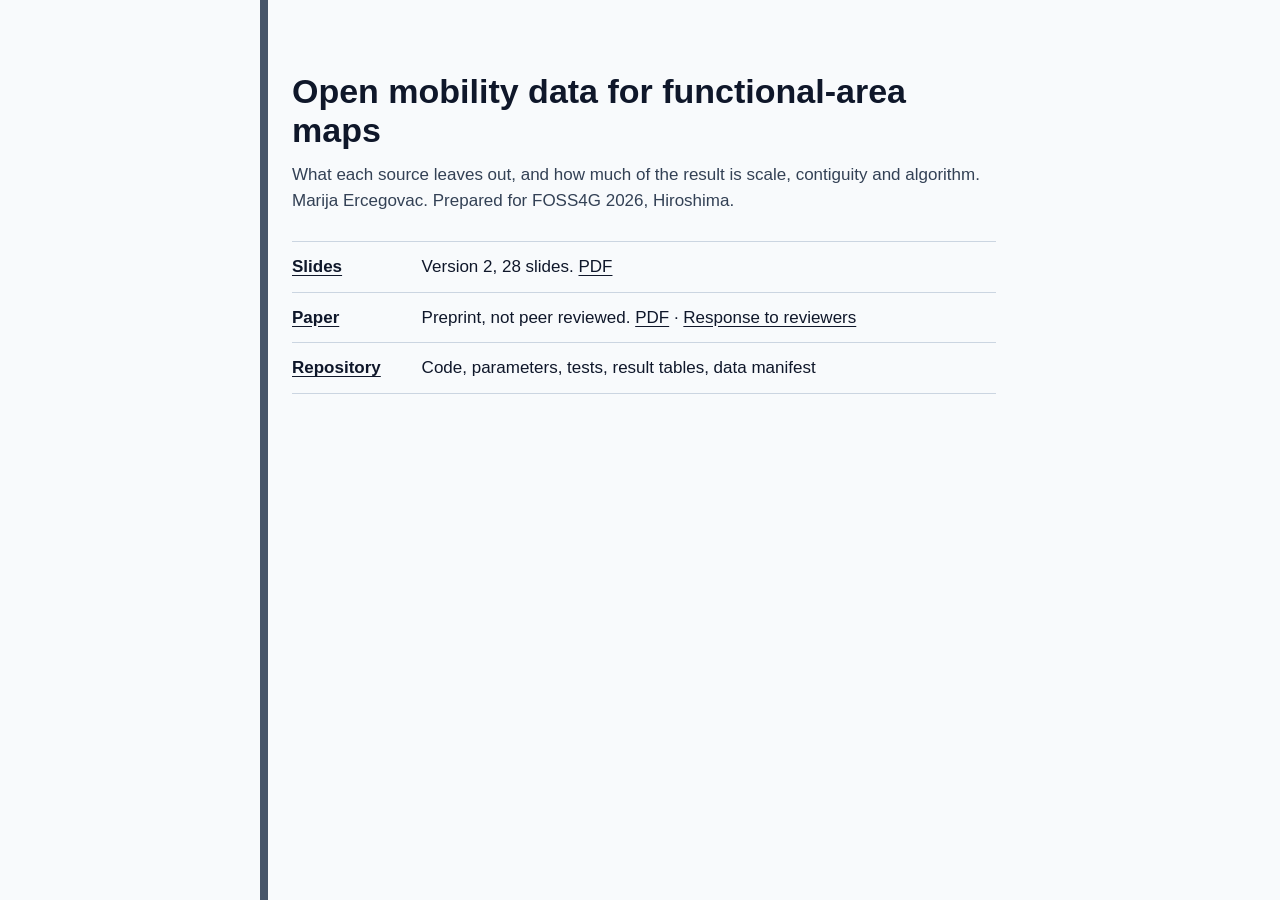
<file: docs/index.html>
<!doctype html>
<html lang="en">
<head>
<meta charset="utf-8">
<meta name="viewport" content="width=device-width, initial-scale=1">
<title>urban-functional-maps</title>
<style>
  body { margin: 0; background: #F8FAFC; color: #0F172A; font: 17px/1.5 Inter, -apple-system, "Helvetica Neue", Arial, sans-serif; }
  main { max-width: 760px; margin: 0 auto; padding: 72px 24px; border-left: 8px solid #475569; min-height: 100vh; box-sizing: border-box; }
  h1 { font-size: 34px; line-height: 1.15; font-weight: 600; margin: 0 0 12px; }
  p { margin: 0 0 18px; color: #334155; }
  table { border-collapse: collapse; width: 100%; margin-top: 28px; }
  td { padding: 12px 12px 12px 0; border-top: 1px solid #CBD5E1; vertical-align: top; }
  tr:last-child td { border-bottom: 1px solid #CBD5E1; }
  a { color: #0F172A; text-underline-offset: 3px; }
  td:first-child { font-weight: 600; white-space: nowrap; }
</style>
</head>
<body>
<main>
  <h1>Open mobility data for functional-area maps</h1>
  <p>What each source leaves out, and how much of the result is scale, contiguity and algorithm. Marija Ercegovac. Prepared for FOSS4G 2026, Hiroshima.</p>
  <table>
    <tr><td><a href="slides/">Slides</a></td><td>Version 2, 28 slides. <a href="slides/slides.pdf">PDF</a></td></tr>
    <tr><td><a href="paper/">Paper</a></td><td>Preprint, not peer reviewed. <a href="paper/paper.pdf">PDF</a> · <a href="paper/response_to_reviewers.md">Response to reviewers</a></td></tr>
    <tr><td><a href="https://github.com/m-erts/urban-functional-maps">Repository</a></td><td>Code, parameters, tests, result tables, data manifest</td></tr>
  </table>
</main>
</body>
</html>
</file>
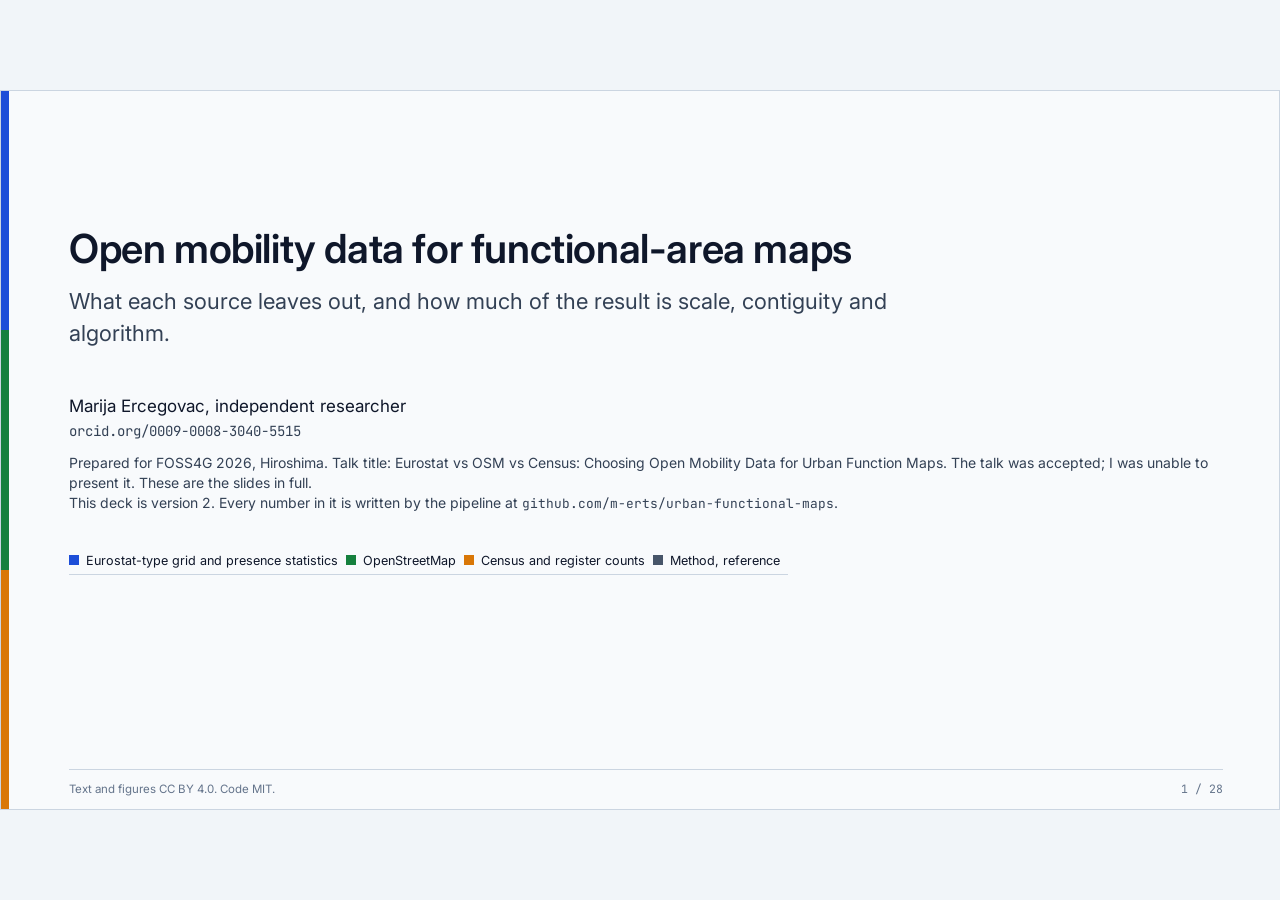
<file: docs/slides/index.html>
<!doctype html>
<html lang="en">
<head>
<meta charset="utf-8">
<meta name="viewport" content="width=device-width, initial-scale=1">
<title>Open mobility data for functional-area maps</title>
<meta name="description" content="What each open mobility source leaves out, and how much of a functional-area map is scale, contiguity and algorithm. Prepared for FOSS4G 2026, Hiroshima.">
<meta name="author" content="Marija Ercegovac">
<link rel="preconnect" href="https://fonts.googleapis.com">
<link rel="preconnect" href="https://fonts.gstatic.com" crossorigin>
<link href="https://fonts.googleapis.com/css2?family=Inter:wght@400;500;600&family=JetBrains+Mono:wght@400;500&display=swap" rel="stylesheet">
<style>
/* Swiss Civic Lab, see DESIGN.md. No shadows, no gradients, no rounded corners. 1 px rules. */
:root {
  --canvas: #F8FAFC; --surface: #F1F5F9; --rule: #CBD5E1; --grid: #E2E8F0;
  --ink: #0F172A; --ink-2: #334155; --muted: #64748B;
  --eurostat: #1D4ED8; --osm: #15803D; --census: #D97706; --reference: #475569; --artefact: #B91C1C;
  --eurostat-tint: #DBEAFE; --osm-tint: #DCFCE7; --census-tint: #FEF3C7; --census-mid: #FDE68A;
  --sans: "Inter", -apple-system, "Helvetica Neue", Arial, sans-serif;
  --mono: "JetBrains Mono", "IBM Plex Mono", Menlo, monospace;
}
html.dark {
  --canvas: #0F172A; --surface: #1E293B; --rule: #334155; --grid: #1E293B;
  --ink: #F8FAFC; --ink-2: #CBD5E1; --muted: #94A3B8;
  --eurostat: #3B82F6; --osm: #16A34A; --census: #D97706; --reference: #94A3B8; --artefact: #EF4444;
  --eurostat-tint: #172554; --osm-tint: #052E16; --census-tint: #451A03; --census-mid: #92400E;
}
* { box-sizing: border-box; }
html, body { margin: 0; height: 100%; background: var(--surface); color: var(--ink); font-family: var(--sans); }
body { overflow: hidden; }
#stage { position: absolute; left: 50%; top: 50%; width: 1280px; height: 720px; transform-origin: 0 0; }
.slide {
  position: absolute; inset: 0; display: none; background: var(--canvas);
  border: 1px solid var(--rule); padding: 40px 56px 0 68px; font-size: 17px; line-height: 1.45;
}
.slide.on { display: block; }
.slide::before { content: ""; position: absolute; left: 0; top: 0; bottom: 0; width: 8px; background: var(--reference); }
.slide.census::before { background: var(--census); }
.slide.eurostat::before { background: var(--eurostat); }
.slide.osm::before { background: var(--osm); }
.slide.all::before { display: none; }
.rail { position: absolute; left: 0; top: 0; bottom: 0; width: 8px; display: flex; flex-direction: column; }
.rail i { flex: 1; }
.rail .e { background: var(--eurostat); } .rail .o { background: var(--osm); } .rail .c { background: var(--census); }

h1 { font-size: 40px; line-height: 1.12; font-weight: 600; margin: 0 0 14px; letter-spacing: -0.01em; max-width: 1050px; }
h2 { font-size: 29px; line-height: 1.18; font-weight: 600; margin: 0 0 6px; letter-spacing: -0.005em; max-width: 1100px; }
.lede { font-size: 17px; color: var(--ink-2); margin: 0 0 18px; max-width: 1060px; }
p { margin: 0 0 10px; }
ul, ol { margin: 0 0 10px; padding-left: 20px; }
li { margin-bottom: 5px; }
strong { font-weight: 600; }
a { color: inherit; text-decoration: underline; text-decoration-color: var(--rule); text-underline-offset: 3px; }
code, .num { font-family: var(--mono); font-size: 0.92em; }
.small { font-size: 14px; color: var(--ink-2); }
.muted { color: var(--muted); }

.cols { display: grid; gap: 28px; }
.c2 { grid-template-columns: 1fr 1fr; }
.c32 { grid-template-columns: 3fr 2fr; }
.c23 { grid-template-columns: 2fr 3fr; }
.c3 { grid-template-columns: 1fr 1fr 1fr; }
.rule-l { border-left: 1px solid var(--rule); padding-left: 24px; }

table { border-collapse: collapse; width: 100%; font-size: 14.5px; line-height: 1.32; }
th, td { text-align: left; vertical-align: top; padding: 6px 10px 6px 0; border-bottom: 1px solid var(--rule); }
th { font-weight: 600; color: var(--ink-2); border-bottom: 1px solid var(--ink); }
td.n, th.n { text-align: right; font-family: var(--mono); font-size: 13.5px; white-space: nowrap; padding-right: 14px; }
table.dense { font-size: 12.6px; line-height: 1.28; }
table.dense td, table.dense th { padding: 5px 8px 5px 0; }
tr.hl td { background: var(--surface); }

.src { display: inline-block; width: 10px; height: 10px; margin-right: 7px; vertical-align: baseline; }
.src.c { background: var(--census); } .src.e { background: var(--eurostat); } .src.o { background: var(--osm); }
.src.r { background: var(--reference); } .src.x { background: var(--artefact); }
.yes { font-weight: 600; } .no { color: var(--muted); }

figure { margin: 0; }
figure img { display: block; width: 100%; height: auto; border: 1px solid var(--rule); background: #F8FAFC; }
figure.plain img { border: 0; }
figure img.fit { width: auto; max-width: 100%; max-height: 500px; margin: 0 auto; }
html.dark figure img { opacity: 0.94; }

.formula { font-family: var(--mono); font-size: 19px; padding: 12px 16px; border: 1px solid var(--rule); border-left: 3px solid var(--ink); margin: 0 0 14px; background: var(--surface); }
.formula small { display: block; font-family: var(--sans); font-size: 13.5px; color: var(--ink-2); margin-top: 6px; }

/* decomposition bars, drawn in HTML so the numbers are text */
.bars { display: grid; grid-template-columns: 190px 1fr; row-gap: 12px; column-gap: 14px; align-items: center; font-size: 14.5px; }
.bar { display: flex; height: 30px; gap: 2px; }
.bar span { display: flex; align-items: center; justify-content: center; font-family: var(--mono); font-size: 13px; }
.bar .s { background: var(--rule); color: #0F172A; }
.bar .k { background: var(--census-mid); color: #0F172A; }
.bar .p { background: var(--census); color: #fff; }
.bars.tight { row-gap: 7px; grid-template-columns: 330px 1fr; font-size: 13.5px; }
.bars.tight .bar { height: 26px; }
.bar .t { justify-content: flex-start; padding-left: 10px; font-size: 14px; color: var(--ink); flex: 0 0 70px; }
.key { display: flex; gap: 22px; font-size: 13.5px; color: var(--ink-2); margin-top: 12px; }
.key i { display: inline-block; width: 12px; height: 12px; margin-right: 6px; vertical-align: -1px; }

.steps { counter-reset: step; list-style: none; padding: 0; margin: 0; }
.steps li { counter-increment: step; display: grid; grid-template-columns: 96px 1fr; gap: 12px; padding: 9px 0; border-top: 1px solid var(--rule); margin: 0; font-size: 15.5px; }
.steps li:last-child { border-bottom: 1px solid var(--rule); }
.steps li b { font-weight: 600; color: var(--ink-2); }

footer { position: absolute; left: 68px; right: 56px; bottom: 0; height: 40px; border-top: 1px solid var(--rule);
  display: flex; align-items: center; justify-content: space-between; font-size: 11.5px; color: var(--muted); gap: 24px; }
footer .attr { overflow: hidden; white-space: nowrap; text-overflow: ellipsis; }
footer .pg { font-family: var(--mono); white-space: nowrap; }

@media print {
  @page { size: 1280px 720px; margin: 0; }
  html, body { background: #fff; overflow: visible; height: auto; }
  #stage { position: static; transform: none !important; width: 1280px; height: auto; }
  .slide { display: block; position: relative; width: 1280px; height: 720px; break-after: page; border: 0; }
}
</style>
</head>
<body>
<main id="stage">

<!-- 1 -->
<section class="slide all">
  <div class="rail"><i class="e"></i><i class="o"></i><i class="c"></i></div>
  <div style="padding-top:96px">
    <h1>Open mobility data for functional-area maps</h1>
    <p class="lede" style="font-size:22px; max-width:900px">What each source leaves out, and how much of the result is scale, contiguity and algorithm.</p>
    <p style="margin-top:44px">Marija Ercegovac, independent researcher<br><span class="small num">orcid.org/0009-0008-3040-5515</span></p>
    <p class="small">Prepared for FOSS4G 2026, Hiroshima. Talk title: Eurostat vs OSM vs Census: Choosing Open Mobility Data for Urban Function Maps. The talk was accepted; I was unable to present it. These are the slides in full.<br>
    This deck is version 2. Every number in it is written by the pipeline at <span class="num">github.com/m-erts/urban-functional-maps</span>.</p>
    <table style="width:auto; margin-top:34px" class="dense">
      <tr><td><span class="src e"></span>Eurostat-type grid and presence statistics</td><td><span class="src o"></span>OpenStreetMap</td><td><span class="src c"></span>Census and register counts</td><td><span class="src r"></span>Method, reference</td></tr>
    </table>
  </div>
  <footer><span class="attr">Text and figures CC BY 4.0. Code MIT.</span><span class="pg"></span></footer>
</section>

<!-- 2 -->
<section class="slide all">
  <div class="rail"><i class="e"></i><i class="o"></i><i class="c"></i></div>
  <h2>Each open source publishes some of three things</h2>
  <p class="lede">Pairs, purpose, time. The missing one is not an error in the file. It is found in the code list and the definitions.</p>
  <table>
    <tr><th>Source</th><th>Origin-destination pairs</th><th>Trip purpose</th><th>Time of day or week</th><th>What the name suggests</th></tr>
    <tr><td><span class="src c"></span>Census, England and Wales 2011, 2021</td><td class="yes">full matrix, 7,264 units</td><td>work</td><td class="no">none</td><td>a commuting matrix. In 2021, 45 % of its people are coded at home</td></tr>
    <tr><td><span class="src c"></span>Register, Netherlands 2023</td><td class="yes">full matrix, 342 municipalities</td><td>jobs of employees</td><td class="no">none</td><td>pairs to the nearest 100 jobs; place of work modelled. The 2014 table has only 40 x 40 regions of 1970</td></tr>
    <tr><td><span class="src e"></span>Operator trips, Spain 2023</td><td class="yes">full matrix, 3,792 districts</td><td class="yes">activity at both ends</td><td class="yes">hour of departure</td><td>trips of one operator's customers, expanded. "Work" includes study</td></tr>
    <tr><td><span class="src c"></span>Census, Serbia 2022</td><td class="no">none: 4 nested bands</td><td>work; education as one number</td><td class="no">none</td><td>"daily migrations". A migrant leaves the settlement, not the municipality</td></tr>
    <tr><td><span class="src e"></span>People-flow panel, Japan 2019 to 2021</td><td class="no">none: 4 nested rings</td><td class="no">none: presence</td><td class="yes">month, day type, day or night</td><td>"From-To". It holds no origins, and it is not operator data</td></tr>
    <tr><td><span class="src o"></span>OSM public GPS traces</td><td>trajectories of contributors</td><td class="no">none</td><td>timestamps</td><td>200,000 points. 2,395 minutes of recording</td></tr>
  </table>
  <p class="small" style="margin-top:14px">Eurostat statistics from mobile network operators: a published method and open reference code (Multi-MNO), no cross-country dataset.</p>
  <footer><span class="attr">ISO 19157 names the element nobody computes: usability, fitness for a stated purpose.</span><span class="pg"></span></footer>
</section>

<!-- 3 -->
<section class="slide all">
  <div class="rail"><i class="e"></i><i class="o"></i><i class="c"></i></div>
  <h2>The sources on six axes</h2>
  <table class="dense">
    <tr><th>Source</th><th>Spatial resolution</th><th>Temporal lag</th><th>Semantic depth</th><th>Licence</th><th>MAUP sensitivity</th><th>Cost to compute</th></tr>
    <tr><td><span class="src c"></span>Census pairs, England and Wales</td><td>7,264 polygons of 5,000 to 15,000 residents</td><td>2.6 years (census March 2021, file October 2023)</td><td>work; place-of-work indicator of 4 categories</td><td>OGL v3</td><td>measured: scale gives 19 % of the score at MSOA, 69 % at district level</td><td>1.8 M pairs; permutation 20 ms; contiguous partition 0.2 s</td></tr>
    <tr><td><span class="src c"></span>Census bands, Serbia</td><td>168 polygons, 4 destination bands</td><td>1.8 years</td><td>work; education</td><td>SORS terms</td><td>not testable, one level; 8 units are 0 by definition</td><td>seconds</td></tr>
    <tr><td><span class="src c"></span>Register pairs, Netherlands 2023</td><td>342 municipalities; pairs to 100 jobs</td><td>2 years; provisional</td><td>jobs of employees; place of work modelled</td><td>CC BY 4.0</td><td>measured: scale 64 %, contiguity 27 % of the COROP score</td><td>10,000 pairs; Coombes-Bond 119 s</td></tr>
    <tr><td><span class="src e"></span>Operator trips, Spain 2023</td><td>3,792 districts</td><td>a file per day since 2022; method change July 2025</td><td>activity at both ends; hour of departure</td><td>ministry open-data licence</td><td>measured: scale 31 %, contiguity 44 % of the Coombes-Bond score</td><td>190 MB a day; Coombes-Bond 46 min</td></tr>
    <tr><td><span class="src e"></span>Presence panel, Japan</td><td>1 km mesh, 6,763 cells</td><td>1 month while it ran; ends December 2021</td><td>no purpose; 3 x 3 time slots; 4 residence rings</td><td>Gov. of Japan Standard Terms 2.0</td><td>regular grid; class shares move with the threshold: mixed 17 to 65 %</td><td>1.07 M rows; 24 HDBSCAN runs 4 s</td></tr>
    <tr><td><span class="src o"></span>OSM GPS traces</td><td>points, to H3 resolution 8</td><td>none at upload; median year 2014 to 2022</td><td>position, time</td><td>ODbL</td><td>not measured; 50 % of points in one cell</td><td>40 requests per window</td></tr>
    <tr><td><span class="src e"></span>GHS-POP, GHS-SMOD grid</td><td>100 m, 1 km</td><td>epoch 2030 is a projection</td><td>population; 8 settlement classes</td><td>CC BY 4.0</td><td>measured: r = -0.28 by area, -0.02 by population</td><td>75 MB tile; 3 s</td></tr>
  </table>
  <footer><span class="attr">Lag: reference date to the date of the published file. Costs measured on a laptop.</span><span class="pg"></span></footer>
</section>

<!-- 4 -->
<section class="slide census">
  <h2>Test 1. Read the code list</h2>
  <p class="lede">In 2021 people who work at home or have no fixed workplace are rows with workplace = residence. They sit on the diagonal of the matrix.</p>
  <div class="cols c32">
    <figure class="plain"><img src="../figures/uk_trap1_code_list_bare.png" alt="Diagonal share 0.103 in 2011, 0.506 in 2021 with indicator 1 kept, 0.093 with indicator 3 only"></figure>
    <div>
      <table>
        <tr><th>Matrix</th><th class="n">people</th><th class="n">diagonal</th></tr>
        <tr><td>2011, special codes out</td><td class="n">21,625,060</td><td class="n">0.103</td></tr>
        <tr><td>2021, as published</td><td class="n">15.1 M + 12.6 M</td><td class="n">0.506</td></tr>
        <tr class="hl"><td>2021, indicator 3 only</td><td class="n">15,085,108</td><td class="n">0.093</td></tr>
      </table>
      <p class="small" style="margin-top:14px">The file as published says that local working rose fivefold. With the same treatment in both years it fell from 0.103 to 0.093.</p>
      <p class="small">Census day was 21 March 2021, in a lockdown. The 2021 matrix is used here to study coding and method, not commuting.</p>
    </div>
  </div>
  <footer><span class="attr">Source: Office for National Statistics, WU01EW and ODWP01EW. Open Government Licence v3.0.</span><span class="pg"></span></footer>
</section>

<!-- 5 -->
<section class="slide">
  <h2>Test 2. Shuffle. The null has a closed form</h2>
  <p class="lede">Keep the sizes of the areas, permute the labels of the units. What survives is produced by the number and sizes of the areas alone.</p>
  <div class="cols c2">
    <div>
      <div class="formula">E[SC<sub>0</sub>] = d + (1 − d) · h
        <small>d: share of flows that stay in their unit. h = Σ n<sub>a</sub>(n<sub>a</sub> − 1) / (n (n − 1)): chance that two units share an area. 1/h is the effective number of areas.</small>
      </div>
      <table>
        <tr><th>England and Wales 2021</th><th class="n">MSOA</th><th class="n">district</th></tr>
        <tr><td>units</td><td class="n">7,264</td><td class="n">331</td></tr>
        <tr><td>d</td><td class="n">0.093</td><td class="n">0.551</td></tr>
        <tr><td>areas, same rules</td><td class="n">235</td><td class="n">9</td></tr>
        <tr><td>self-containment</td><td class="n">0.695</td><td class="n">0.947</td></tr>
        <tr><td>null, 1,000 permutations</td><td class="n">0.130 ± 0.001</td><td class="n">0.657 ± 0.008</td></tr>
        <tr><td>null, closed form</td><td class="n">0.130</td><td class="n">n/a</td></tr>
        <tr class="hl"><td>share of the score that is scale</td><td class="n">19 %</td><td class="n">69 %</td></tr>
      </table>
    </div>
    <figure class="plain"><img src="../figures/uk_trap2_null_model_bare.png" alt="Observed self-containment against the permutation null for six partitions"></figure>
  </div>
  <footer><span class="attr">The higher score is the less informative one. 235 areas behave like 24 equal ones.</span><span class="pg"></span></footer>
</section>

<!-- 6 -->
<section class="slide census">
  <h2>Most of the score is scale and contiguity</h2>
  <p class="lede">A second null keeps contiguity and the sizes: a recombination chain on spanning trees, 100 contiguous partitions per row, sizes within 5 %. What is left is what the position of the boundaries adds.</p>
  <div class="bars tight">
    <div>England &amp; Wales 2011, heuristic <span class="muted">197 areas</span></div>
    <div class="bar"><span class="s" style="flex:0.157">0.16</span><span class="k" style="flex:0.397">0.40</span><span class="p" style="flex:0.186">0.19</span><span class="t">0.740</span><span style="flex:calc(0.90 - 0.740)"></span></div>
    <div>England &amp; Wales 2011, Coombes-Bond <span class="muted">59 areas</span></div>
    <div class="bar"><span class="s" style="flex:0.150">0.15</span><span class="k" style="flex:0.509">0.51</span><span class="p" style="flex:0.153">0.15</span><span class="t">0.812</span><span style="flex:calc(0.90 - 0.812)"></span></div>
    <div>England &amp; Wales 2011, Coombes-Bond, ONS coding <span class="muted">95 areas</span></div>
    <div class="bar"><span class="s" style="flex:0.138">0.14</span><span class="k" style="flex:0.485">0.48</span><span class="p" style="flex:0.160">0.16</span><span class="t">0.783</span><span style="flex:calc(0.90 - 0.783)"></span></div>
    <div>England &amp; Wales 2011, official TTWA <span class="muted">173 areas</span></div>
    <div class="bar"><span class="s" style="flex:0.128">0.13</span><span class="k" style="flex:0.406">0.41</span><span class="p" style="flex:0.215">0.21</span><span class="t">0.749</span><span style="flex:calc(0.90 - 0.749)"></span></div>
    <div>England &amp; Wales 2021, heuristic <span class="muted">235 areas</span></div>
    <div class="bar"><span class="s" style="flex:0.130">0.13</span><span class="k" style="flex:0.432">0.43</span><span class="p" style="flex:0.134">0.13</span><span class="t">0.696</span><span style="flex:calc(0.90 - 0.696)"></span></div>
    <div>England &amp; Wales 2021, official TTWA <span class="muted">173 areas</span></div>
    <div class="bar"><span class="s" style="flex:0.119">0.12</span><span class="k" style="flex:0.433">0.43</span><span class="p" style="flex:0.196">0.20</span><span class="t">0.749</span><span style="flex:calc(0.90 - 0.749)"></span></div>
    <div>Netherlands 2023, heuristic <span class="muted">8 areas</span></div>
    <div class="bar"><span class="s" style="flex:0.591">0.59</span><span class="k" style="flex:0.239">0.24</span><span class="p" style="flex:0.084">0.08</span><span class="t">0.914</span><span style="flex:calc(0.90 - 0.914)"></span></div>
    <div>Netherlands 2023, Coombes-Bond <span class="muted">26 areas</span></div>
    <div class="bar"><span class="s" style="flex:0.468">0.47</span><span class="k" style="flex:0.233">0.23</span><span class="p" style="flex:0.085">0.08</span><span class="t">0.785</span><span style="flex:calc(0.90 - 0.785)"></span></div>
    <div>Netherlands 2023, COROP of 1970 <span class="muted">40 areas</span></div>
    <div class="bar"><span class="s" style="flex:0.455">0.46</span><span class="k" style="flex:0.190">0.19</span><span class="p" style="flex:0.065">0.06</span><span class="t">0.710</span><span style="flex:calc(0.90 - 0.710)"></span></div>
    <div>Spain 2023, heuristic <span class="muted">69 areas</span></div>
    <div class="bar"><span class="s" style="flex:0.294">0.29</span><span class="k" style="flex:0.523">0.52</span><span class="p" style="flex:0.068">0.07</span><span class="t">0.884</span><span style="flex:calc(0.90 - 0.884)"></span></div>
    <div>Spain 2023, Coombes-Bond <span class="muted">271 areas</span></div>
    <div class="bar"><span class="s" style="flex:0.278">0.28</span><span class="k" style="flex:0.399">0.40</span><span class="p" style="flex:0.220">0.22</span><span class="t">0.898</span><span style="flex:calc(0.90 - 0.898)"></span></div>
  </div>
  <div class="key"><span><i style="background:var(--rule)"></i>scale: random relabelling</span><span><i style="background:var(--census-mid)"></i>contiguity: contiguous zoning of these sizes</span><span><i style="background:var(--census)"></i>placement: where the boundaries run</span></div>
  <footer><span class="attr">Sources: ONS (OGL v3.0); CBS 85481NED (CC BY 4.0); Basado en datos abiertos Ministerio de Transportes y Movilidad Sostenible.</span><span class="pg"></span></footer>
</section>

<!-- 7 -->
<section class="slide census">
  <h2>Test 3. Compare the map, not the count</h2>
  <p class="lede">One published criterion, four maps. Same algorithm, same parameters: 59 areas from commuters only, 95 when people who work at home or have no fixed workplace are counted at home, as ONS counted them. The official map has 173.</p>
  <figure class="plain"><img src="../figures/uk_trap3_three_maps_bare.png" alt="Heuristic with 197 areas, Coombes-Bond with 59 and 95 areas, official TTWA with 173" class="fit"></figure>
  <footer><span class="attr">Source: ONS WU01EW; MSOA 2011 BGC; TTWA 2011 super-generalised boundaries. OGL v3.0. Coombes-Bond: R package LabourMarketAreas 3.4, parameters of the official areas.</span><span class="pg"></span></footer>
</section>

<!-- 8 -->
<section class="slide census">
  <h2>The error matrix, counted in people</h2>
  <p class="lede">C[a, b] = employed residents who are in delimited area a and in official area b. Everything else is read from it.</p>
  <div class="cols c2">
    <div>
      <div class="formula" style="font-size:16px">IoU(a, b) = C[a,b] / (C[a,·] + C[·,b] − C[a,b])<br>omission(b) = 1 − C[a*,b] / C[·,b]<br>commission(b) = 1 − C[a*,b] / C[a*,·]
        <small>a* is the delimited area with the highest IoU for official area b. Adjusted Rand index and V-measure come from the same table.</small></div>
      <table>
        <tr><th>Construction</th><th class="n">areas</th><th class="n">ARI</th><th class="n">mean IoU</th><th class="n">by km²</th></tr>
        <tr><td>heuristic</td><td class="n">197</td><td class="n">0.54</td><td class="n">0.58</td><td class="n">0.44</td></tr>
        <tr><td>rule by greedy merge</td><td class="n">67</td><td class="n">0.46</td><td class="n">0.48</td><td class="n">0.37</td></tr>
        <tr><td>rule by dissolution</td><td class="n">61</td><td class="n">0.43</td><td class="n">0.44</td><td class="n">0.33</td></tr>
        <tr><td>Coombes-Bond, commuters only</td><td class="n">59</td><td class="n">0.42</td><td class="n">0.35</td><td class="n">0.34</td></tr>
        <tr class="hl"><td>Coombes-Bond, home workers at home</td><td class="n">95</td><td class="n">0.49</td><td class="n">0.42</td><td class="n">0.46</td></tr>
      </table>
      <p class="small" style="margin-top:10px">2011 matrix. On the 2021 matrix dissolution ends with 46 areas, one of them with 45 % of employed residents.</p>
    </div>
    <div>
      <figure class="plain"><img src="../figures/uk_trap3_agreement_bare.png" alt="Cumulative distribution of IoU and agreement of four constructions with the official areas"></figure>
      <p class="small" style="margin-top:10px">Naive repairs of the rule move the map away from the official one: under greedy merge the London area holds 28 % of England and Wales. Coding home workers as ONS did moves Coombes-Bond from ARI 0.42 to 0.49; the heuristic, nearest in count, still agrees best.</p>
    </div>
  </div>
  <footer><span class="attr">Reference: 173 official TTWA of 2011 that hold units of England or Wales (167 + 6 cross-border).</span><span class="pg"></span></footer>
</section>

<!-- 9 -->
<section class="slide census">
  <h2>The same count from different rules</h2>
  <p class="lede">The number of areas is fixed by two of the three thresholds. 4 settings of those two give about 235 areas.</p>
  <div class="cols c32">
    <figure class="plain"><img src="../figures/uk_trap3_sweep_bare.png" alt="Number of areas over the parameter grid and pairwise agreement of twelve maps"></figure>
    <table>
      <tr><th>12 maps with 223 to 247 areas</th><th class="n">min</th><th class="n">median</th><th class="n">max</th></tr>
      <tr><td>agreement with each other, ARI</td><td class="n">0.46</td><td class="n">0.67</td><td class="n">0.98</td></tr>
      <tr><td>agreement with official areas, ARI</td><td class="n">0.54</td><td class="n"></td><td class="n">0.68</td></tr>
      <tr><td>self-containment</td><td class="n">0.641</td><td class="n"></td><td class="n">0.737</td></tr>
      <tr><td>areas over the whole grid of 120</td><td class="n">63</td><td class="n"></td><td class="n">1,063</td></tr>
    </table>
  </div>
  <footer><span class="attr">A count of areas close to the official count is not evidence of a similar map.</span><span class="pg"></span></footer>
</section>

<!-- 10 -->
<section class="slide census">
  <h2>Where the boundaries diverge: six cases, one by one</h2>
  <p class="lede">Chosen by rule from the 2021 matrix, not by eye. The next six slides take them in turn.</p>
  <figure class="plain"><img src="../figures/uk_edge_cases_bare.png" alt="Overview of six cases of boundary divergence" class="fit"></figure>
  <footer><span class="attr">Light amber: delimited areas. Darker: the area in question. Red: units in question. Black and grey lines: official TTWA 2011.</span><span class="pg"></span></footer>
</section>

<!-- 11 -->
<section class="slide census">
  <h2>Case 1. Attachment without adjacency</h2>
  <div class="cols c32" style="margin-top:14px">
    <figure><img src="../figures/uk_edge_case_1_attachment.png" alt="A fragment on the Wirral attached to the Liverpool area across the Mersey"></figure>
    <ol class="steps">
      <li><b>Rule</b><span>A unit joins the area that receives the largest share of its outgoing commuters, if that share is 15 % or more. The rule looks at flows only.</span></li>
      <li><b>Result</b><span>18 units with <span class="num">34,324</span> employed residents join the Liverpool area. The nearest unit of that area is <span class="num">1.1</span> km away, across water.</span></li>
      <li><b>Extent</b><span>26 of 235 areas are in more than one piece; 79 units are cut off.</span></li>
      <li><b>Reading</b><span>The polygons do not cross the river. A tunnel does. By flows the fragment belongs where the rule put it.</span></li>
    </ol>
  </div>
  <footer><span class="attr">Source: ONS ODWP01EW; MSOA 2021 BGC. OGL v3.0. Red: the fragment. Darker amber: the area it joined.</span><span class="pg"></span></footer>
</section>

<!-- 12 -->
<section class="slide census">
  <h2>Case 2. The repair</h2>
  <div class="cols c32" style="margin-top:14px">
    <figure><img src="../figures/uk_edge_case_2_repair.png" alt="The same window after the contiguity repair"></figure>
    <ol class="steps">
      <li><b>Rule</b><span>In each area the piece that holds the core stays. Every other piece goes to the adjacent area with the largest two-way flow across the shared border. Adjacency is queen adjacency of the polygons.</span></li>
      <li><b>Result</b><span>The fragment now belongs to the area around Wirral.</span></li>
      <li><b>Cost</b><span>Self-containment moves from <span class="num">0.695</span> to <span class="num">0.696</span>.</span></li>
      <li><b>Reading</b><span>The repair gives a map that can be drawn. In this case it replaces a true functional link with a polygon rule. Both versions are in the tables.</span></li>
    </ol>
  </div>
  <footer><span class="attr">Source: ONS ODWP01EW; MSOA 2021 BGC. OGL v3.0.</span><span class="pg"></span></footer>
</section>

<!-- 13 -->
<section class="slide census">
  <h2>Case 3. An island the repair cannot place</h2>
  <div class="cols c32" style="margin-top:14px">
    <figure><img src="../figures/uk_edge_case_3_island.png" alt="Anglesey, attached by flow to an area on the mainland"></figure>
    <ol class="steps">
      <li><b>Rule</b><span>A piece with no neighbour in another area has nowhere to go. It stays and is reported.</span></li>
      <li><b>Result</b><span>9 units of Isle of Anglesey, <span class="num">17,948</span> employed residents.</span></li>
      <li><b>Extent</b><span>3 areas keep such a piece after the repair, 13 units in all.</span></li>
      <li><b>Reading</b><span>Polygons end at the shore; two bridges do not count as adjacency. The list of islands is an output of the pipeline, not a defect to hide.</span></li>
    </ol>
  </div>
  <footer><span class="attr">Source: ONS ODWP01EW; MSOA 2021 BGC. OGL v3.0.</span><span class="pg"></span></footer>
</section>

<!-- 14 -->
<section class="slide census">
  <h2>Case 4. An official area inside a larger one</h2>
  <div class="cols c32" style="margin-top:14px">
    <figure><img src="../figures/uk_edge_case_4_swallowed.png" alt="Official area Medway inside the delimited London area"></figure>
    <ol class="steps">
      <li><b>Official</b><span>Medway, <span class="num">166,407</span> employed residents (black line).</span></li>
      <li><b>Match</b><span>The delimited area that starts at City of London (darker amber).</span></li>
      <li><b>Error matrix</b><span>IoU <span class="num">0.06</span>. Omission <span class="num">7 %</span>: nearly all of the official area is inside the match. Commission <span class="num">94 %</span>: nearly all of the match is outside it.</span></li>
      <li><b>Reading</b><span>The heuristic has no lower bound on self-containment of what it attaches. One strong core takes its whole commuter belt, other labour markets included.</span></li>
    </ol>
  </div>
  <footer><span class="attr">Source: ONS ODWP01EW; MSOA 2021 BGC; TTWA 2011. OGL v3.0.</span><span class="pg"></span></footer>
</section>

<!-- 15 -->
<section class="slide census">
  <h2>Case 5. An official area cut into several</h2>
  <div class="cols c32" style="margin-top:14px">
    <figure><img src="../figures/uk_edge_case_5_split.png" alt="Official area Slough and Heathrow divided among five delimited areas"></figure>
    <ol class="steps">
      <li><b>Official</b><span>Slough and Heathrow, <span class="num">401,486</span> employed residents (black line).</span></li>
      <li><b>Match</b><span>5 delimited areas hold parts of it. The best one holds <span class="num">44 %</span> of its employed residents: omission <span class="num">0.56</span>.</span></li>
      <li><b>Error matrix</b><span>IoU <span class="num">0.44</span>. Commission is 0: the match lies inside the official area.</span></li>
      <li><b>Reading</b><span>Several cores pass the inflow quantile here and do not exchange 10 % of their outflow, so they are not merged. The count of areas rises where employment is polycentric.</span></li>
    </ol>
  </div>
  <footer><span class="attr">Source: ONS ODWP01EW; MSOA 2021 BGC; TTWA 2011. OGL v3.0.</span><span class="pg"></span></footer>
</section>

<!-- 16 -->
<section class="slide census">
  <h2>Case 6. A unit the official boundary cuts</h2>
  <div class="cols c32" style="margin-top:14px">
    <figure><img src="../figures/uk_edge_case_6_cut_unit.png" alt="An MSOA crossed by an official TTWA boundary"></figure>
    <ol class="steps">
      <li><b>Cause</b><span>Official areas are built from blocks smaller than the units of the open matrix.</span></li>
      <li><b>Result</b><span>Monmouthshire 005: <span class="num">41 %</span> of its blocks lie in the official area it is assigned to (hatched unit, black line).</span></li>
      <li><b>Extent</b><span>332 of 7,264 units are cut by an official boundary.</span></li>
      <li><b>Reading</b><span>No partition of these units can reproduce the official map. Agreement values carry this error and cannot reach 1. This is the zoning problem at the level of the unit.</span></li>
    </ol>
  </div>
  <footer><span class="attr">Source: ONS Open Geography, OA 2021 to TTWA 2011 best-fit look-up. OGL v3.0.</span><span class="pg"></span></footer>
</section>

<!-- 17 -->
<section class="slide census">
  <h2>Serbia. Bands instead of pairs</h2>
  <p class="lede">795,779 daily migrant workers in 168 municipalities. Delimitation is not possible. Band self-containment is, if the definition is respected.</p>
  <div class="cols c32">
    <figure class="plain"><img src="../figures/rs_self_containment_bare.png" alt="Serbia: work self-containment and the difference between education and work"></figure>
    <table>
      <tr><th></th><th class="n">value</th></tr>
      <tr><td>stay in their municipality</td><td class="n">50.3 %</td></tr>
      <tr><td>median, work</td><td class="n">0.53</td></tr>
      <tr><td>median, education</td><td class="n">0.65</td></tr>
      <tr><td>median of municipal differences</td><td class="n">+0.08</td></tr>
      <tr><td>correlation, work and education</td><td class="n">0.80</td></tr>
      <tr class="hl"><td>municipalities of one settlement: value 0 by definition</td><td class="n">8</td></tr>
      <tr><td>polygons joined, one to one</td><td class="n">168</td></tr>
    </table>
  </div>
  <footer><span class="attr">Source: SORS, Census 2022; boundaries GeoSrbija. The census does not cover Kosovo*. * UNSCR 1244/1999 and the ICJ Opinion.</span><span class="pg"></span></footer>
</section>

<!-- 18 -->
<section class="slide eurostat">
  <h2>Weight the grid by people, not by pixels</h2>
  <p class="lede">Degree of urbanisation of a municipality from GHS-SMOD classes, weighted by GHS-POP population. The area-weighted share is the control.</p>
  <div class="cols c32">
    <figure class="plain"><img src="../figures/rs_urbanisation_weighting_bare.png" alt="Work self-containment against urban share by area and by population"></figure>
    <table>
      <tr><th>Work self-containment against urban share</th><th class="n">Pearson</th><th class="n">Spearman</th></tr>
      <tr><td>share of area</td><td class="n">-0.28</td><td class="n">-0.11</td></tr>
      <tr class="hl"><td>share of population</td><td class="n">-0.02</td><td class="n">-0.04</td></tr>
      <tr><th>Education minus work</th><th class="n"></th><th class="n"></th></tr>
      <tr><td>share of area</td><td class="n">+0.17</td><td class="n"></td></tr>
      <tr class="hl"><td>share of population</td><td class="n">+0.03</td><td class="n"></td></tr>
      <tr><td>median share of area in urban classes</td><td class="n">0.014</td><td class="n"></td></tr>
    </table>
  </div>
  <footer><span class="attr">GHS-POP and GHS-SMOD R2023A, European Commission JRC, CC BY 4.0. Epoch 2030 is a projection. Source of counts: SORS, Census 2022.</span><span class="pg"></span></footer>
</section>

<!-- 19b -->
<section class="slide census">
  <h2>Netherlands. Do the regions of 1970 still hold their commuters?</h2>
  <p class="lede">The 2014 table published pairs only between the 40 COROP regions, so it could not test them. Its successor publishes pairs between 342 municipalities.</p>
  <div class="cols" style="grid-template-columns: 2.3fr 1fr">
    <figure class="plain"><img src="../figures/nl_2023_maps_bare.png" alt="Netherlands 2023: Coombes-Bond areas, heuristic areas, COROP regions"></figure>
    <table class="dense">
      <tr><th>December 2023</th><th class="n">value</th></tr>
      <tr><td>COROP regions, median self-containment</td><td class="n">0.66</td></tr>
      <tr><td>COROP regions valid under the TTWA rule</td><td class="n">45 %</td></tr>
      <tr><td>Coombes-Bond on municipal pairs: areas</td><td class="n">26</td></tr>
      <tr class="hl"><td>its agreement with COROP, ARI</td><td class="n">0.50</td></tr>
      <tr><td>placement term, COROP</td><td class="n">0.065</td></tr>
      <tr><td>placement term, Coombes-Bond</td><td class="n">0.085</td></tr>
      <tr><td>jobs retained by the rounded pairs</td><td class="n">95.6 %</td></tr>
    </table>
  </div>
  <footer><span class="attr">Source: CBS 85481NED, December 2023 (CC BY 4.0); boundaries CBS/PDOK. Pairs to the nearest 100 jobs; place of work modelled by CBS.</span><span class="pg"></span></footer>
</section>

<!-- 19c -->
<section class="slide eurostat">
  <h2>Spain. Pairs, purpose and the hour in one open file</h2>
  <p class="lede">Trips between 3,792 districts by hour and by the activity at both ends, from the data of one operator, expanded to the population.</p>
  <div class="cols" style="grid-template-columns: 2.3fr 1fr">
    <figure class="plain"><img src="../figures/es_hourly_bare.png" alt="Spain: trips by hour of departure for four activity pairs"></figure>
    <table class="dense">
      <tr><th>Weekdays, October 2023</th><th class="n">value</th></tr>
      <tr><td>trips a day, all purposes</td><td class="n">143 M</td></tr>
      <tr><td>home to work or study, destination not flagged as study</td><td class="n">11.31 M</td></tr>
      <tr><td>of these, starting 06:00 to 09:59</td><td class="n">49 %</td></tr>
      <tr><td>Coombes-Bond areas</td><td class="n">271</td></tr>
      <tr><td>heuristic areas</td><td class="n">69</td></tr>
      <tr class="hl"><td>zones the heuristic leaves out</td><td class="n">751 (14 % of trips)</td></tr>
      <tr><td>agreement of the two maps, ARI</td><td class="n">0.59</td></tr>
    </table>
  </div>
  <footer><span class="attr">Basado en datos abiertos Ministerio de Transportes y Movilidad Sostenible (transportes.gob.es). Trips, not persons; "work" includes some study.</span><span class="pg"></span></footer>
</section>

<!-- 19d -->
<section class="slide eurostat">
  <h2>Spain. The same two constructions, a different country</h2>
  <p class="lede">The heuristic, with the parameters set on England and Wales, leaves 14 % of trips without an area. Coombes-Bond assigns every district that sends trips and makes 271 smaller areas.</p>
  <figure class="plain"><img src="../figures/es_maps_bare.png" alt="Spain: Coombes-Bond areas and heuristic areas" class="fit"></figure>
  <footer><span class="attr">Basado en datos abiertos Ministerio de Transportes y Movilidad Sostenible. Grey: districts in no area. Canary Islands not shown.</span><span class="pg"></span></footer>
</section>

<!-- 20 -->
<section class="slide eurostat">
  <h2>Japan. Time of day, and nothing else</h2>
  <p class="lede">Presence per 1 km cell by month, day type, day or night. A panel of smartphone applications, expanded to population by the provider. Not operator data.</p>
  <div class="cols c32">
    <figure class="plain"><img src="../figures/jp_day_night_bare.png" alt="Hiroshima: night presence and day to night ratio"></figure>
    <table>
      <tr><th></th><th class="n">value</th></tr>
      <tr><td>Naka-ku, weekday day: presence by residents of the ward</td><td class="n">27 %</td></tr>
      <tr><td>the same at night</td><td class="n">68 %</td></tr>
      <tr><td>cells with more people by day</td><td class="n">43 %</td></tr>
      <tr class="hl"><td>yearly totals 2019 to 2021 agree within</td><td class="n">0.11 %</td></tr>
      <tr><td>local share, weekday day, 2019</td><td class="n">0.632</td></tr>
      <tr><td>2020</td><td class="n">0.677</td></tr>
      <tr><td>2021</td><td class="n">0.681</td></tr>
    </table>
  </div>
  <footer><span class="attr">Source: MLIT nationwide people-flow open data (provider Agoop). Volumes are normalised: compare composition between years, never totals.</span><span class="pg"></span></footer>
</section>

<!-- 21b -->
<section class="slide eurostat">
  <h2>Test 4. Ask whether there are classes before naming them</h2>
  <p class="lede">Studies of phone data cluster temporal profiles and name the clusters as land uses. 4,011 Hiroshima cells, four time slots: HDBSCAN finds no classes, and rule-based classes return the share the threshold asks for.</p>
  <div class="cols" style="grid-template-columns: 2.1fr 1fr">
    <figure class="plain"><img src="../figures/jp_clusterability_bare.png" alt="HDBSCAN noise share by setting and class shares by threshold"></figure>
    <table class="dense">
      <tr><th></th><th class="n">value</th></tr>
      <tr><td>four-slot composition: settings with all cells as noise</td><td class="n">9 of 12</td></tr>
      <tr><td>two axes: noise share</td><td class="n">4 to 93 %</td></tr>
      <tr><td>two axes: largest cluster at the loosest setting</td><td class="n">95 %</td></tr>
      <tr><td>Hopkins statistic</td><td class="n">0.99</td></tr>
      <tr><td>k-means silhouette, k = 2</td><td class="n">0.42</td></tr>
      <tr><td>k-means silhouette, k = 4</td><td class="n">0.36</td></tr>
      <tr class="hl"><td>share of "mixed", ratio 1.25 to 2</td><td class="n">17 to 65 %</td></tr>
    </table>
  </div>
  <footer><span class="attr">Source: MLIT nationwide people-flow open data (provider Agoop). A high Hopkins value shows concentration. One dense mode also produces it.</span><span class="pg"></span></footer>
</section>

<!-- 22 -->
<section class="slide osm">
  <h2>OpenStreetMap traces. Count minutes, not points</h2>
  <p class="lede">200,000 points is the limit of the request: 40 pages of 5,000.</p>
  <div class="cols" style="grid-template-columns: 2.3fr 1fr">
    <figure class="plain"><img src="../figures/osm_traces_bare.png" alt="OSM GPS traces: points, distinct minutes and concentration in three windows"></figure>
    <div>
      <table class="dense">
        <tr><th>Window</th><th class="n">minutes</th><th class="n">median year</th><th class="n">busiest cell</th></tr>
        <tr><td>Hiroshima</td><td class="n">2,395</td><td class="n">2022</td><td class="n">50 %</td></tr>
        <tr><td>Belgrade</td><td class="n">5,695</td><td class="n">2014</td><td class="n">35 %</td></tr>
        <tr><td>London, Soho</td><td class="n">10,278</td><td class="n">2016</td><td class="n">23 %</td></tr>
      </table>
      <p class="small" style="margin-top:14px">Version 1 compared traces with daytime presence and with mapped places. 11 shared cells give no power, and the test is withdrawn. What remains is a statement about the source: a few thousand minutes of recording per window.</p>
    </div>
  </div>
  <footer><span class="attr">© OpenStreetMap contributors, ODbL. H3 resolution 8.</span><span class="pg"></span></footer>
</section>

<!-- 23 -->
<section class="slide">
  <h2>Deck v1, audited</h2>
  <p class="lede">56 numbers in the first version of these slides. 46 reproduced within the rounding of the slide, 10 corrected. Three statements of fact corrected.</p>
  <table class="dense">
    <tr><th>What the deck said</th><th>What the pipeline gives</th><th>Kind of error</th></tr>
    <tr><td>District level: 0.961 observed, 0.798 random, "80 % is arithmetic"</td><td>0.947 and 0.657; 69 %</td><td>computed before people coded at home were removed</td></tr>
    <tr><td>Most open Dutch region: Delfzijl 0.45</td><td>Zaanstreek 0.45; Delfzijl 0.54</td><td>right number, wrong name</td></tr>
    <tr><td>Most closed: Zeeuwsch-Vlaanderen 0.88</td><td>Zuid-Limburg 0.88; Zeeuwsch-Vlaanderen 0.85</td><td>right number, wrong name</td></tr>
    <tr><td>Education-work difference against urban area share: r = −0.28</td><td>−0.28 belongs to work self-containment; for the difference +0.17</td><td>right number, wrong quantity</td></tr>
    <tr><td>HDBSCAN: 100 % noise</td><td>at 9 of 12 settings on composition; never on the two axes</td><td>condition left out</td></tr>
    <tr><td>Work against education: r = 0.82</td><td>0.80; 0.85 with the 8 structural zeros</td><td>no variant gives 0.82</td></tr>
    <tr><td>Belgrade, traces against places: +0.67</td><td>+0.72</td><td>cell table regenerated since</td></tr>
    <tr><td>235 areas, then 67 after the rule</td><td>235 is 2021; 67 comes from the 197 of 2011. 2021 gives 66</td><td>two years in one sentence</td></tr>
    <tr><td>Japanese data are operator data of NTT docomo</td><td>a panel of smartphone applications; provider Agoop</td><td>fact</td></tr>
    <tr><td>Only Japan publishes time of day</td><td>Spain publishes hourly operator matrices</td><td>fact</td></tr>
    <tr><td>Dutch table discontinued after 2014</td><td>successors exist; the current one has municipal pairs</td><td>fact</td></tr>
  </table>
  <footer><span class="attr">Full register: docs/RESULTS.md. Corrections: docs/ERRATA.md.</span><span class="pg"></span></footer>
</section>

<!-- 24 -->
<section class="slide all">
  <div class="rail"><i class="e"></i><i class="o"></i><i class="c"></i></div>
  <h2>Which source for which question</h2>
  <table>
    <tr><th>Question</th><th>Source that can answer it</th><th>Check before use</th></tr>
    <tr><td>Delimitation, commuting structure</td><td><span class="src c"></span>census or register pairs at fine units; <span class="src e"></span>operator trip matrices</td><td>codes for people without a commute; unit of count; both baselines; contiguity; census date</td></tr>
    <tr><td>Self-containment where no pairs exist</td><td><span class="src c"></span>destination bands</td><td>definition of the migrant; units of one settlement</td></tr>
    <tr><td>Trips and presence by time of day</td><td><span class="src e"></span>operator trip matrices; panel products</td><td>who is in the sample; expansion; normalisation; suppression threshold; what "from" means</td></tr>
    <tr><td>Urbanisation of a unit</td><td><span class="src e"></span>population grid with settlement classes</td><td>weight by population; epoch of the raster</td></tr>
    <tr><td>Routes of single recordings</td><td><span class="src o"></span>OSM public traces</td><td>distinct minutes; concentration; age of traces</td></tr>
  </table>
  <h2 style="margin-top:26px; font-size:22px">Four tests that need only the open file</h2>
  <div class="cols c2" style="gap:0 40px">
    <ol class="steps">
      <li><b>Read</b><span>the code list. Where do people without a trip land in the matrix?</span></li>
      <li><b>Shuffle</b><span>d + (1 − d) h, then contiguous partitions of the same sizes from a recombination chain.</span></li>
    </ol>
    <ol class="steps" start="3" style="counter-reset: step 2">
      <li><b>Compare</b><span>constructions on the placement term, and maps through the error matrix, in people.</span></li>
      <li><b>Test</b><span>for clusters before naming classes; state the thresholds.</span></li>
    </ol>
  </div>
  <footer><span class="attr">Where sources agree the result holds. Where they differ, the difference is the finding.</span><span class="pg"></span></footer>
</section>

<!-- 25 -->
<section class="slide">
  <h2>Limits</h2>
  <div class="cols c2">
    <ul>
      <li>Three kinds of count: persons at a census, employee jobs with a modelled place of work, expanded trips. Compare partitions within a matrix, not magnitudes across countries.</li>
      <li>The 2021 census day was a lockdown day. Comparisons with the official map use 2011.</li>
      <li>Official areas are built from smaller blocks; 332 units are cut.</li>
      <li>The recombination chain targets the spanning-tree distribution, which favours compact areas. It is not a uniform sample.</li>
      <li>The official production code was not run, and the official map was cleaned by a secondary process. LabourMarketAreas is the open implementation of the published method.</li>
      <li>The linear form of the validity trade-off is an assumption.</li>
    </ul>
    <ul>
      <li>Dutch pairs are rounded to 100 jobs and keep 95.6 % of jobs; all figures provisional.</li>
      <li>Spanish trips mix work with study, come from one operator and cover five weekdays. The size thresholds were set for persons.</li>
      <li>GHSL epoch 2030 is a projection: 6.87 million people against about 6.65 million in the census.</li>
      <li>Who is in the Japanese panel is not published. Cells under 10 people are absent.</li>
    </ul>
  </div>
  <h2 style="margin-top:14px; font-size:22px">Next</h2>
  <p class="small" style="max-width:1050px">Coombes-Bond on the 2021 matrix and on the Dutch series 2021 to 2024. The package's contiguity fine-tuning in the decomposition. The Spanish matrix of recurrent mandatory mobility, which counts persons. Japanese census pairs for Hiroshima.</p>
  <footer><span class="attr">Paper, Sections 6 and 7.</span><span class="pg"></span></footer>
</section>

<!-- 26 -->
<section class="slide all">
  <div class="rail"><i class="e"></i><i class="o"></i><i class="c"></i></div>
  <h2>Run it</h2>
  <div class="cols c2">
    <div>
      <div class="formula" style="font-size:14.5px; line-height:1.7">git clone https://github.com/m-erts/urban-functional-maps<br>conda env create -f environment.yml<br>make env-r   <span class="muted"># R, for Coombes-Bond</span><br>python scripts/fetch_data.py<br>make all</div>
      <table class="dense">
        <tr><th>What keeps the numbers honest</th></tr>
        <tr><td>One parameter file. One file of results. Documents rendered from templates: no number is typed.</td></tr>
        <tr><td>A frozen snapshot is the regression target of the tests.</td></tr>
        <tr><td>Reconciliation tests: sums equal published totals, joins are one to one, structural zeros are explained.</td></tr>
        <tr><td>Input files listed with address, licence and SHA-256.</td></tr>
        <tr><td>The run repeated in a fresh environment from the lock file gave the same values.</td></tr>
      </table>
    </div>
    <div class="rule-l">
      <p><strong>Repository</strong><br><span class="num">github.com/m-erts/urban-functional-maps</span></p>
      <p><strong>Paper</strong><br><span class="num">docs/paper/paper.pdf</span></p>
      <p><strong>Licences</strong><br>Code MIT. Text, figures, slides CC BY 4.0.</p>
      <p class="small"><strong>Data</strong><br>Office for National Statistics, OGL v3.0. Statistics Netherlands (CBS), CC BY 4.0. Basado en datos abiertos Ministerio de Transportes y Movilidad Sostenible. Statistical Office of the Republic of Serbia. GeoSrbija. MLIT Japan, provider Agoop. European Commission JRC, GHSL, CC BY 4.0. © OpenStreetMap contributors, ODbL.</p>
      <p class="small">Marija Ercegovac, <span class="num">orcid.org/0009-0008-3040-5515</span>. Channel: URBAN_MASH.</p>
    </div>
  </div>
  <footer><span class="attr">Keys: left and right arrows to move, D for dark reading mode, P to print to PDF.</span><span class="pg"></span></footer>
</section>

</main>
<script>
(function () {
  var slides = Array.prototype.slice.call(document.querySelectorAll('.slide'));
  var stage = document.getElementById('stage');
  var i = 0;
  slides.forEach(function (s, k) { s.querySelector('.pg').textContent = (k + 1) + ' / ' + slides.length; });
  function fit() {
    var k = Math.min(window.innerWidth / 1280, window.innerHeight / 720);
    stage.style.transform = 'scale(' + k + ') translate(-50%, -50%)';
  }
  function show(n) {
    i = Math.max(0, Math.min(slides.length - 1, n));
    slides.forEach(function (s, k) { s.classList.toggle('on', k === i); });
    if (location.hash !== '#' + (i + 1)) { history.replaceState(null, '', '#' + (i + 1)); }
  }
  document.addEventListener('keydown', function (e) {
    if (e.key === 'ArrowRight' || e.key === 'PageDown' || e.key === ' ') { show(i + 1); }
    else if (e.key === 'ArrowLeft' || e.key === 'PageUp') { show(i - 1); }
    else if (e.key === 'Home') { show(0); }
    else if (e.key === 'End') { show(slides.length - 1); }
    else if (e.key === 'd' || e.key === 'D') { document.documentElement.classList.toggle('dark'); }
    else if (e.key === 'p' || e.key === 'P') { window.print(); }
  });
  document.addEventListener('click', function (e) {
    if (e.target.closest('a')) { return; }
    show(i + (e.clientX > window.innerWidth / 2 ? 1 : -1));
  });
  window.addEventListener('resize', fit);
  window.addEventListener('hashchange', function () { show((parseInt(location.hash.slice(1), 10) || 1) - 1); });
  fit();
  show((parseInt(location.hash.slice(1), 10) || 1) - 1);
})();
</script>
</body>
</html>
</file>
